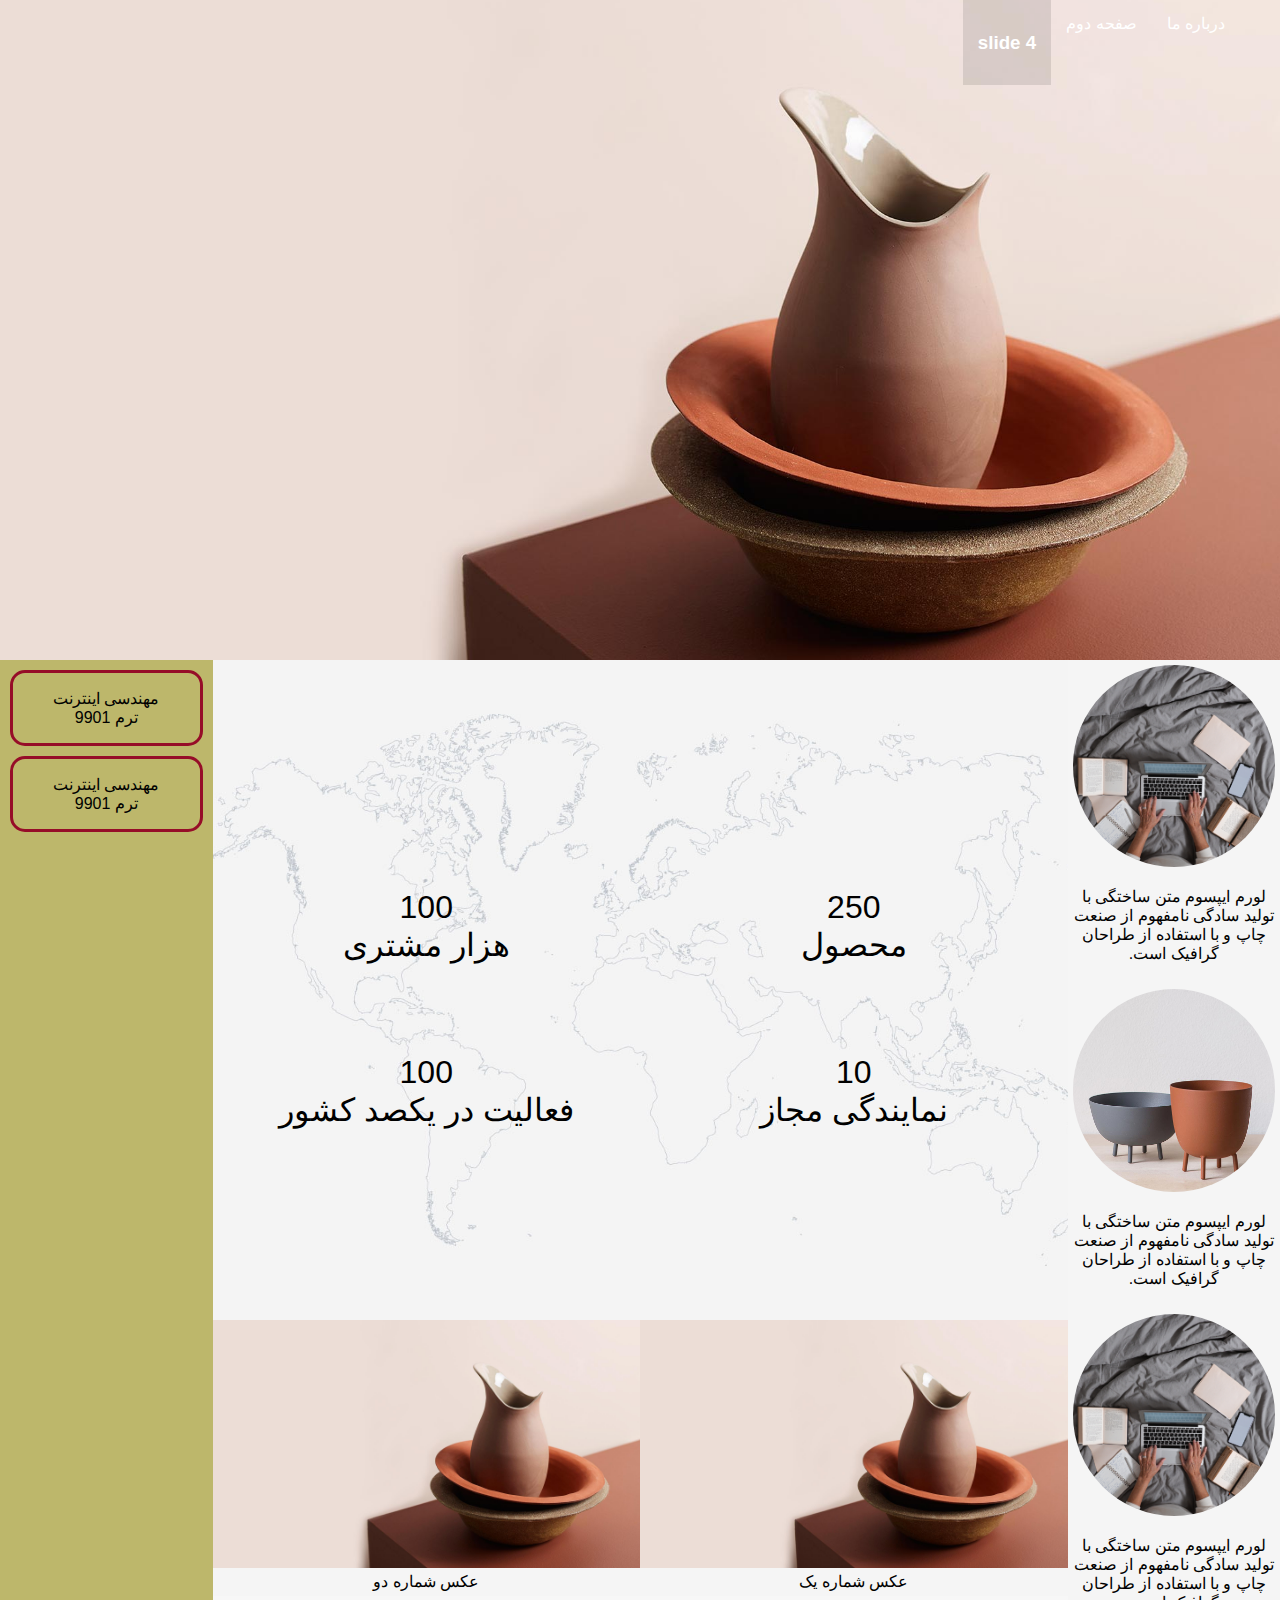
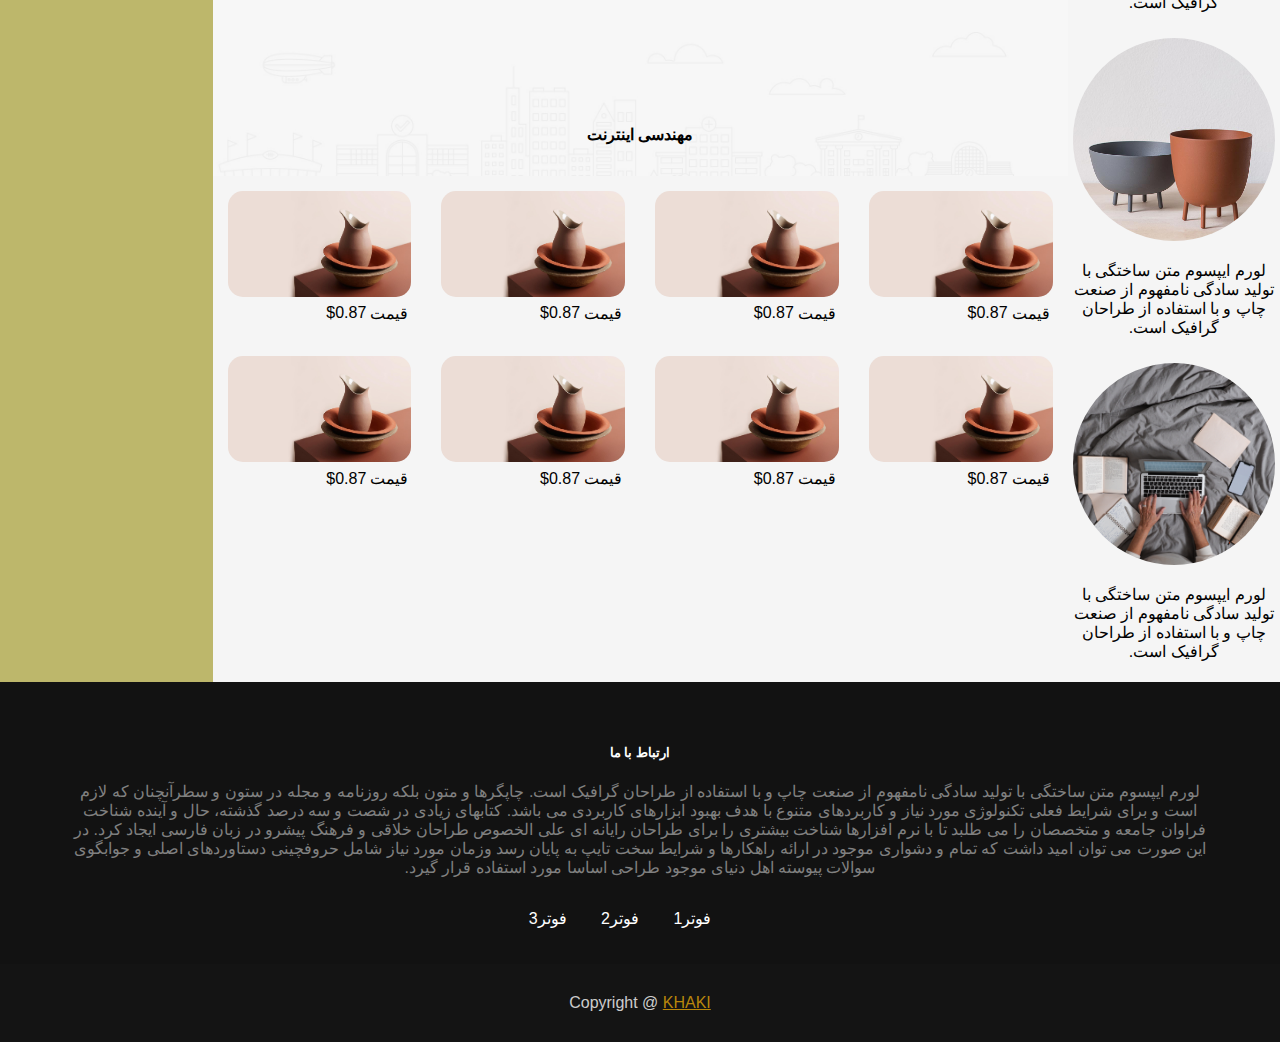
<file: index.html>
<!doctype html>
<html>
<head>
<meta charset="utf-8">
<title>محمد خاکی</title>
<meta name="viewport" content="width=device-width, initial-scale=1, shrink-to-fit=no">	
<link rel="stylesheet" href="https://use.fontawesome.com/releases/v5.7.2/css/all.css" integrity="sha384-fnmOCqbTlWIlj8LyTjo7mOUStjsKC4pOpQbqyi7RrhN7udi9RwhKkMHpvLbHG9Sr" crossorigin="anonymous">
<link href="https://fonts.googleapis.com/icon?family=Material+Icons" rel="stylesheet">	
	   
<link href="IE_customStyle.css" rel="stylesheet" type="text/css">	
</head>
<body> 
<main>	

    
<div class="background responsive-img background_img1">
<div class="titleBar_padding">	
<nav>
    <div class="nav-wrapper">
	 <ul class="awesome_edit awesome_beside_logo">

	    <li><a href="#"><span><i class="fab fa-instagram"></i></span></a></li>
		<li><a href="#"><span><i class="fab fa-linkedin-in"></i></span></a></li>
	    <li><a href="#"><span><i class="fas fa-shopping-cart"></i></span></a></li>  
     </ul>		
      <ul class="right">
        <li class="active"><a href="index.html" id="header-title">صفحه اصلی</a></li>
        <li><a href="page_two.html">صفحه دوم</a></li>
		<li><a href="page_three-aboutus.html">درباره ما</a></li>  
      </ul>
    </div>
</nav>
</div>
</div>
<div class="grid g-2-10-2">
<div>
    <div class="card py_1">
      <div class="card-image">
        <img src="images/homepage/side picture1.jpg" class="responsive-img radius_around">
      </div>
      <div class="card-content">
        <p>لورم ایپسوم متن ساختگی با تولید سادگی نامفهوم از صنعت چاپ و با استفاده از طراحان گرافیک است.</p>
      </div>
    </div>
    <div class="card py_1">
      <div class="card-image">
        <img src="images/homepage/side picture2.jpg" class="responsive-img radius_around">
      </div>
      <div class="card-content">
        <p>لورم ایپسوم متن ساختگی با تولید سادگی نامفهوم از صنعت چاپ و با استفاده از طراحان گرافیک است.</p>
      </div>
    </div>
    <div class="card py_1">
      <div class="card-image">
        <img src="images/homepage/side picture1.jpg" class="responsive-img radius_around">
      </div>
      <div class="card-content">
        <p>لورم ایپسوم متن ساختگی با تولید سادگی نامفهوم از صنعت چاپ و با استفاده از طراحان گرافیک است.</p>
      </div>
    </div>
    <div class="card py_1">
      <div class="card-image">
        <img src="images/homepage/side picture2.jpg" class="responsive-img radius_around">
      </div>
      <div class="card-content">
        <p>لورم ایپسوم متن ساختگی با تولید سادگی نامفهوم از صنعت چاپ و با استفاده از طراحان گرافیک است.</p>
      </div>
    </div>
    <div class="card py_1">
      <div class="card-image">
        <img src="images/homepage/side picture1.jpg" class="responsive-img radius_around">
      </div>
      <div class="card-content">
        <p>لورم ایپسوم متن ساختگی با تولید سادگی نامفهوم از صنعت چاپ و با استفاده از طراحان گرافیک است.</p>
      </div>
    </div>  
</div>
<div> 

    
<div class="background responsive-img background_img2">
<div class="grid g-6-6 backElement">
    <div>
    250 <br> محصول
    </div>
    <div>
    100 <br> هزار مشتری
    </div>
    <div>
    10 <br> نمایندگی مجاز
    </div>
    <div>
    100 <br> فعالیت در یکصد کشور
    </div>    
</div>
</div> 

    
<div class="grid g-6-6">    
<div>
  <div>
    <div class="card">
      <div class="card-image radius_around15">
        <img src="images/homepage/s8.jpg" class="responsive-img">
        <span class="card-title">عکس شماره یک</span>
      </div>
    </div>
  </div>
</div>
<div>
  <div>
    <div class="card">
      <div class="card-image radius_around15">
        <img src="images/homepage/img1.jpg" class="responsive-img">
        <span class="card-title">عکس شماره دو</span>
      </div>
    </div>
  </div>
</div>   
</div>    

    
<div class="grid-12-0 blog_location margin-t_5">
<div>
<div class="background responsive-img background_img3">   
    <h4 class="center_in_center absolute top65">مهندسی اینترنت</h4>
</div>
</div>
<div class="grid g-3-3-3-3">    
<div class="py_3"> 
<table class="striped">
<img src="images/homepage/s1.jpg" class="responsive-img">    
  <tbody>
    <tr>
      <td>قیمت</td>
      <td>$0.87</td>
    </tr>
  </tbody>
</table>    
</div>
<div class="py_3"> 
<table class="striped">
<img src="images/homepage/s2.jpg" class="responsive-img">    
  <tbody>
    <tr>
      <td>قیمت</td>
      <td>$0.87</td>
    </tr>
  </tbody>
</table>    
</div>
<div class="py_3"> 
<table class="striped">
<img src="images/homepage/s3.jpg" class="responsive-img">    
  <tbody>
    <tr>
      <td>قیمت</td>
      <td>$0.87</td>
    </tr>
  </tbody>
</table>    
</div>
<div class="py_3"> 
<table class="striped">
<img src="images/homepage/s4.jpg" class="responsive-img">    
  <tbody>
    <tr>
      <td>قیمت</td>
      <td>$0.87</td>
    </tr>
  </tbody>
</table>    
</div>
<div class="py_3"> 
<table class="striped">
<img src="images/homepage/s5.jpg" class="responsive-img">    
  <tbody>
    <tr>
      <td>قیمت</td>
      <td>$0.87</td>
    </tr>
  </tbody>
</table>    
</div>
<div class="py_3"> 
<table class="striped">
<img src="images/homepage/s7.jpg" class="responsive-img">    
  <tbody>
    <tr>
      <td>قیمت</td>
      <td>$0.87</td>
    </tr>
  </tbody>
</table>    
</div>
<div class="py_3"> 
<table class="striped">
<img src="images/homepage/s7.jpg" class="responsive-img">    
  <tbody>
    <tr>
      <td>قیمت</td>
      <td>$0.87</td>
    </tr>
  </tbody>
</table>    
</div>
<div class="py_3"> 
<table class="striped">
<img src="images/homepage/s8.jpg" class="responsive-img">    
  <tbody>
    <tr>
      <td>قیمت</td>
      <td>$0.87</td>
    </tr>
  </tbody>
</table>    
</div>
</div>    
</div>      
</div>
<div class="back_color_sidebar">
   <div class="card-content radius_around15 border_content margin_2">
     <p>مهندسی اینترنت <br> ترم 9901</p>
   </div>
    <div class="card-content radius_around15 border_content margin_2">
     <p>مهندسی اینترنت <br> ترم 9901</p>
   </div> 
</div>    
</div>    
</main>
<!--///////////////////////////////////////////////////// Footer //////////////////////////////////////////////////-->
<footer class="page-footer">
  <div class="container">
    <div class="grid g-12-0">    
      <div>
        <h5 class="white-text">ارتباط با ما</h5>
        <p class="grey-text">لورم ایپسوم متن ساختگی با تولید سادگی نامفهوم از صنعت چاپ و با استفاده از طراحان گرافیک است. چاپگرها و متون بلکه روزنامه و مجله در ستون و سطرآنچنان که لازم است و برای شرایط فعلی تکنولوژی مورد نیاز و کاربردهای متنوع با هدف بهبود ابزارهای کاربردی می باشد. کتابهای زیادی در شصت و سه درصد گذشته، حال و آینده شناخت فراوان جامعه و متخصصان را می طلبد تا با نرم افزارها شناخت بیشتری را برای طراحان رایانه ای علی الخصوص طراحان خلاقی و فرهنگ پیشرو در زبان فارسی ایجاد کرد. در این صورت می توان امید داشت که تمام و دشواری موجود در ارائه راهکارها و شرایط سخت تایپ به پایان رسد وزمان مورد نیاز شامل حروفچینی دستاوردهای اصلی و جوابگوی سوالات پیوسته اهل دنیای موجود طراحی اساسا مورد استفاده قرار گیرد.
</p>
      </div>        
    </div>
    <div class="grid g-12-0">
        <ul class="horizontal_list center">
          <li><a class="white-text" href="#!">فوتر1</a></li>
          <li><a class="white-text" href="#!">فوتر2</a></li>
          <li><a class="white-text" href="#!">فوتر3</a></li> 
        </ul>  
    </div>  
  </div> 
  <div class="footer-copyright center">
    <div class="container">
    Copyright @ <a href="#" style="color: darkgoldenrod">KHAKI</a>
    </div>
   </div>
</footer>


<script>
//commit 2
console.log(document.getElementById('header-title'));
var headerTitle = document.getElementById('header-title');
var header = document.getElementById('main-header');
console.log(headerTitle);
headerTitle.textContent = 'Hello';
headerTitle.innerText = 'Goodbye';
console.log(headerTitle.innerText);
headerTitle.innerHTML = '<h3>slide 4</h3>';
header.style.borderBottom = 'solid 3px #000';    
</script>    
</body>
</html>
</file>
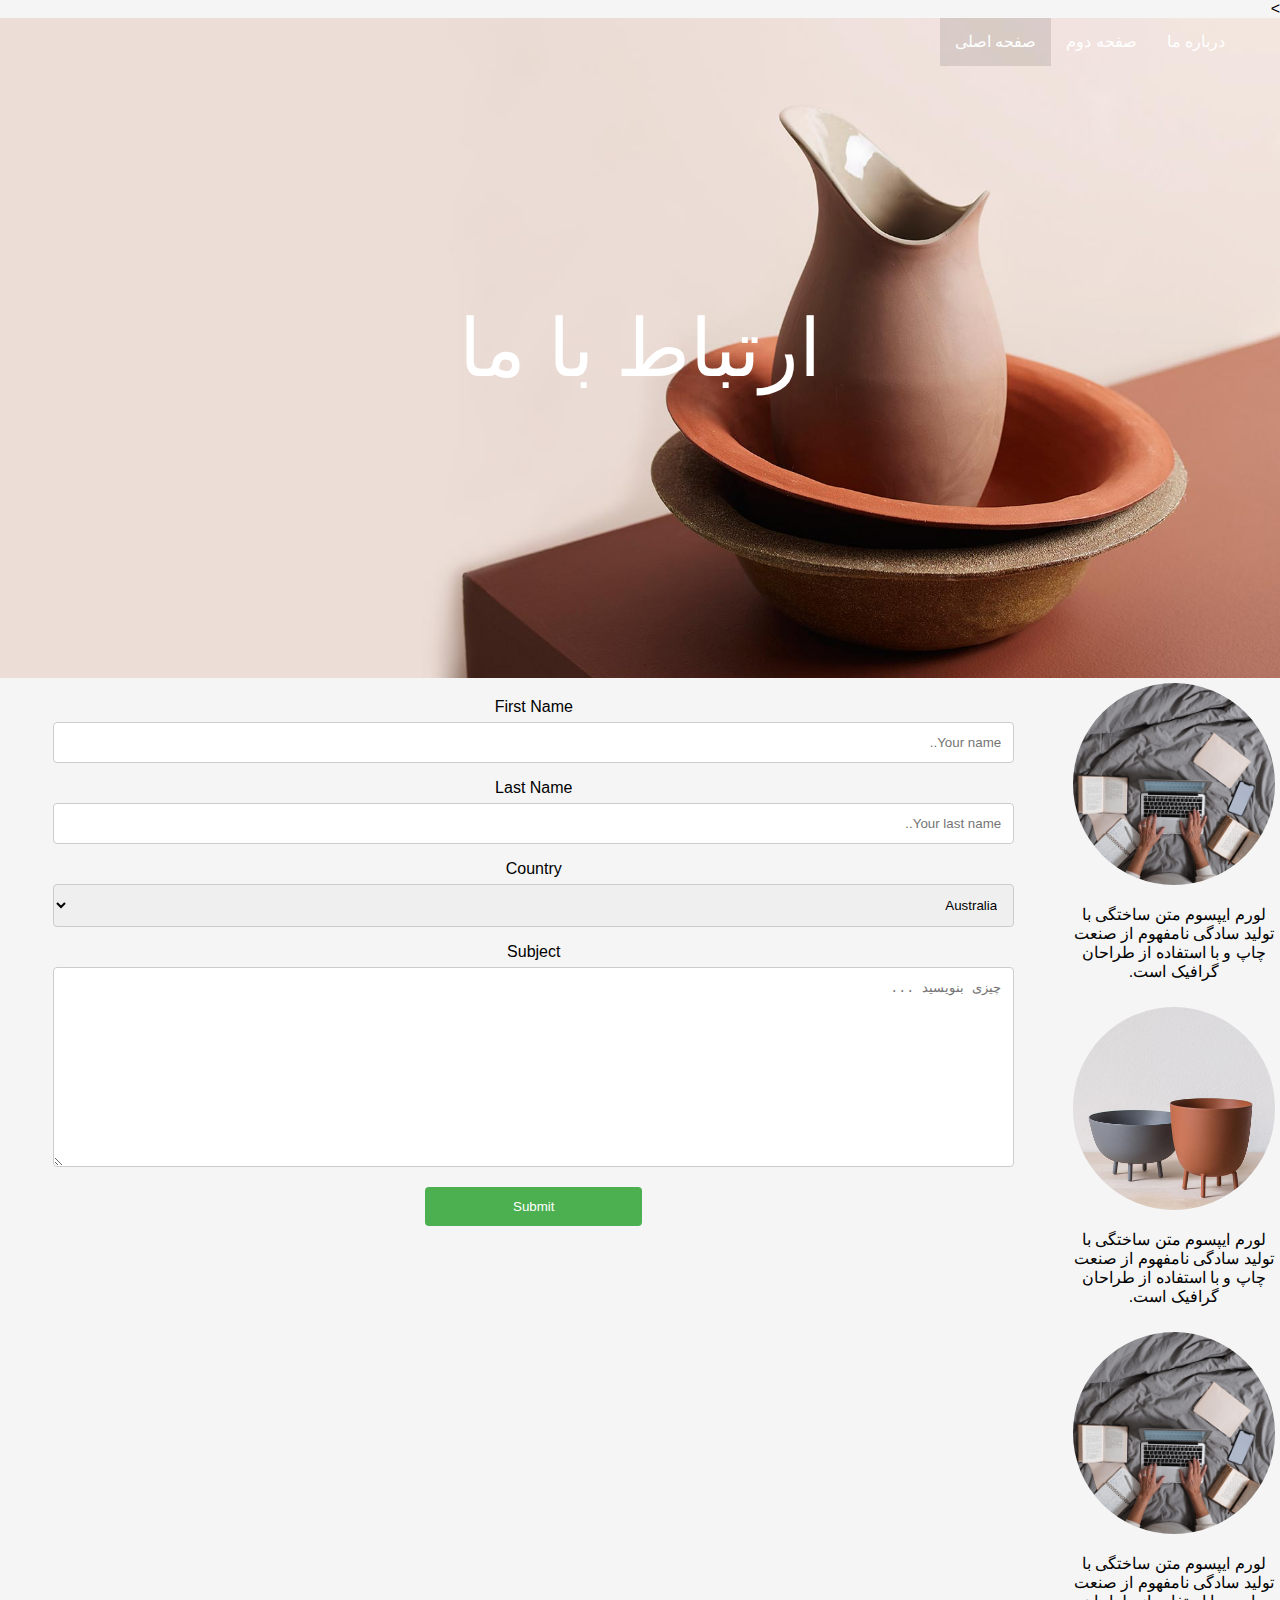
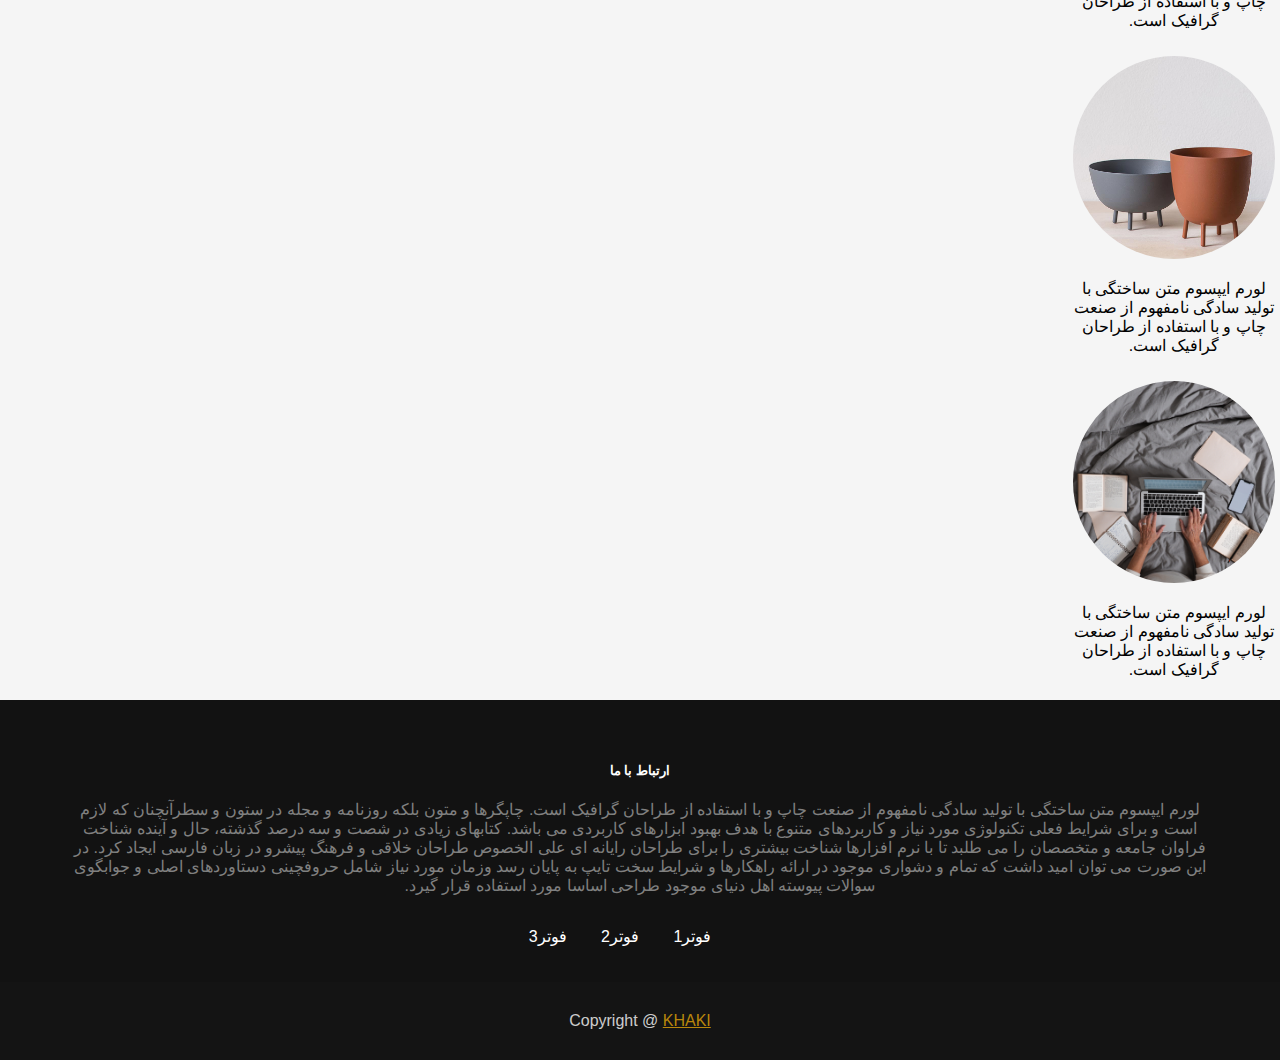
<file: page_three-aboutus.html>
<!doctype html>
<html>
<head>
<meta charset="utf-8">
<title>محمد خاکی</title>
<meta name="viewport" content="width=device-width, initial-scale=1, shrink-to-fit=no">	
<link rel="stylesheet" href="https://use.fontawesome.com/releases/v5.7.2/css/all.css" integrity="sha384-fnmOCqbTlWIlj8LyTjo7mOUStjsKC4pOpQbqyi7RrhN7udi9RwhKkMHpvLbHG9Sr" crossorigin="anonymous">
<link href="https://fonts.googleapis.com/icon?family=Material+Icons" rel="stylesheet">	
	   
<link href="IE_customStyle.css" rel="stylesheet" type="text/css">	
</head>
<body> 
<main>	
>
<div class="background responsive-img background_img1 relative">
<div class="titleBar_padding">	
<nav>
    <div class="nav-wrapper">
	 <ul class="awesome_edit awesome_beside_logo">

	    <li><a href="#"><span><i class="fab fa-instagram"></i></span></a></li>
		<li><a href="#"><span><i class="fab fa-linkedin-in"></i></span></a></li>
	    <li><a href="#"><span><i class="fas fa-shopping-cart"></i></span></a></li>  
     </ul>		
      <ul class="right">
        <li class="active"><a href="index.html">صفحه اصلی</a></li>
        <li><a href="page_two.html">صفحه دوم</a></li>
		<li><a href="page_three-aboutus.html">درباره ما</a></li>  
      </ul>
    </div>
</nav>
</div>
<span class="center_in_center absolute white-text second_page">ارتباط با ما</span>    
</div>
<div class="grid g-2-10">
<div>
    <div class="card py_1">
      <div class="card-image">
        <img src="images/homepage/side picture1.jpg" class="responsive-img radius_around">
      </div>
      <div class="card-content">
        <p>لورم ایپسوم متن ساختگی با تولید سادگی نامفهوم از صنعت چاپ و با استفاده از طراحان گرافیک است.</p>
      </div>
    </div>
    <div class="card py_1">
      <div class="card-image">
        <img src="images/homepage/side picture2.jpg" class="responsive-img radius_around">
      </div>
      <div class="card-content">
        <p>لورم ایپسوم متن ساختگی با تولید سادگی نامفهوم از صنعت چاپ و با استفاده از طراحان گرافیک است.</p>
      </div>
    </div>
    <div class="card py_1">
      <div class="card-image">
        <img src="images/homepage/side picture1.jpg" class="responsive-img radius_around">
      </div>
      <div class="card-content">
        <p>لورم ایپسوم متن ساختگی با تولید سادگی نامفهوم از صنعت چاپ و با استفاده از طراحان گرافیک است.</p>
      </div>
    </div>
    <div class="card py_1">
      <div class="card-image">
        <img src="images/homepage/side picture2.jpg" class="responsive-img radius_around">
      </div>
      <div class="card-content">
        <p>لورم ایپسوم متن ساختگی با تولید سادگی نامفهوم از صنعت چاپ و با استفاده از طراحان گرافیک است.</p>
      </div>
    </div>
    <div class="card py_1">
      <div class="card-image">
        <img src="images/homepage/side picture1.jpg" class="responsive-img radius_around">
      </div>
      <div class="card-content">
        <p>لورم ایپسوم متن ساختگی با تولید سادگی نامفهوم از صنعت چاپ و با استفاده از طراحان گرافیک است.</p>
      </div>
    </div>  
</div>
    
<div>
<div >  
 
<div class="container">
  <form>
    <label for="fname">First Name</label>
    <input type="text" id="fname" name="firstname" placeholder="Your name..">

    <label for="lname">Last Name</label>
    <input type="text" id="lname" name="lastname" placeholder="Your last name..">
    <label for="country">Country</label>
    <select id="country" name="country">
      <option value="australia">Australia</option>
      <option value="canada">Canada</option>
      <option value="usa">USA</option>
    </select>
    <label >Subject</label>
    <textarea id="subject" name="subject" placeholder="چیزی بنویسید ..." style="height:200px"></textarea>
    <input class="sub" value="Submit">
  </form>
</div>  
</div>  
</div>   
</div>    
</main>
<!--///////////////////////////////////////////////////// Footer //////////////////////////////////////////////////-->
<footer class="page-footer">
  <div class="container">
    <div class="grid g-12-0">    
      <div>
        <h5 class="white-text">ارتباط با ما</h5>
        <p class="grey-text">لورم ایپسوم متن ساختگی با تولید سادگی نامفهوم از صنعت چاپ و با استفاده از طراحان گرافیک است. چاپگرها و متون بلکه روزنامه و مجله در ستون و سطرآنچنان که لازم است و برای شرایط فعلی تکنولوژی مورد نیاز و کاربردهای متنوع با هدف بهبود ابزارهای کاربردی می باشد. کتابهای زیادی در شصت و سه درصد گذشته، حال و آینده شناخت فراوان جامعه و متخصصان را می طلبد تا با نرم افزارها شناخت بیشتری را برای طراحان رایانه ای علی الخصوص طراحان خلاقی و فرهنگ پیشرو در زبان فارسی ایجاد کرد. در این صورت می توان امید داشت که تمام و دشواری موجود در ارائه راهکارها و شرایط سخت تایپ به پایان رسد وزمان مورد نیاز شامل حروفچینی دستاوردهای اصلی و جوابگوی سوالات پیوسته اهل دنیای موجود طراحی اساسا مورد استفاده قرار گیرد.
</p>
      </div>        
    </div>
    <div class="grid g-12-0">
        <ul class="horizontal_list center">
          <li><a class="white-text" href="#!">فوتر1</a></li>
          <li><a class="white-text" href="#!">فوتر2</a></li>
          <li><a class="white-text" href="#!">فوتر3</a></li> 
        </ul>  
    </div>  
  </div> 
  <div class="footer-copyright center">
    <div class="container">
    Copyright @ <a href="#" style="color: darkgoldenrod">KHAKI</a>
    </div>
  </div>
</footer>
<!--
/////////////////////////////////////////////////////////////////////////////////////////////////////////////
/////////////////////////////////////////////////////////////////////////////////////////////////////////////	
-->
</body>
</html>
</file>
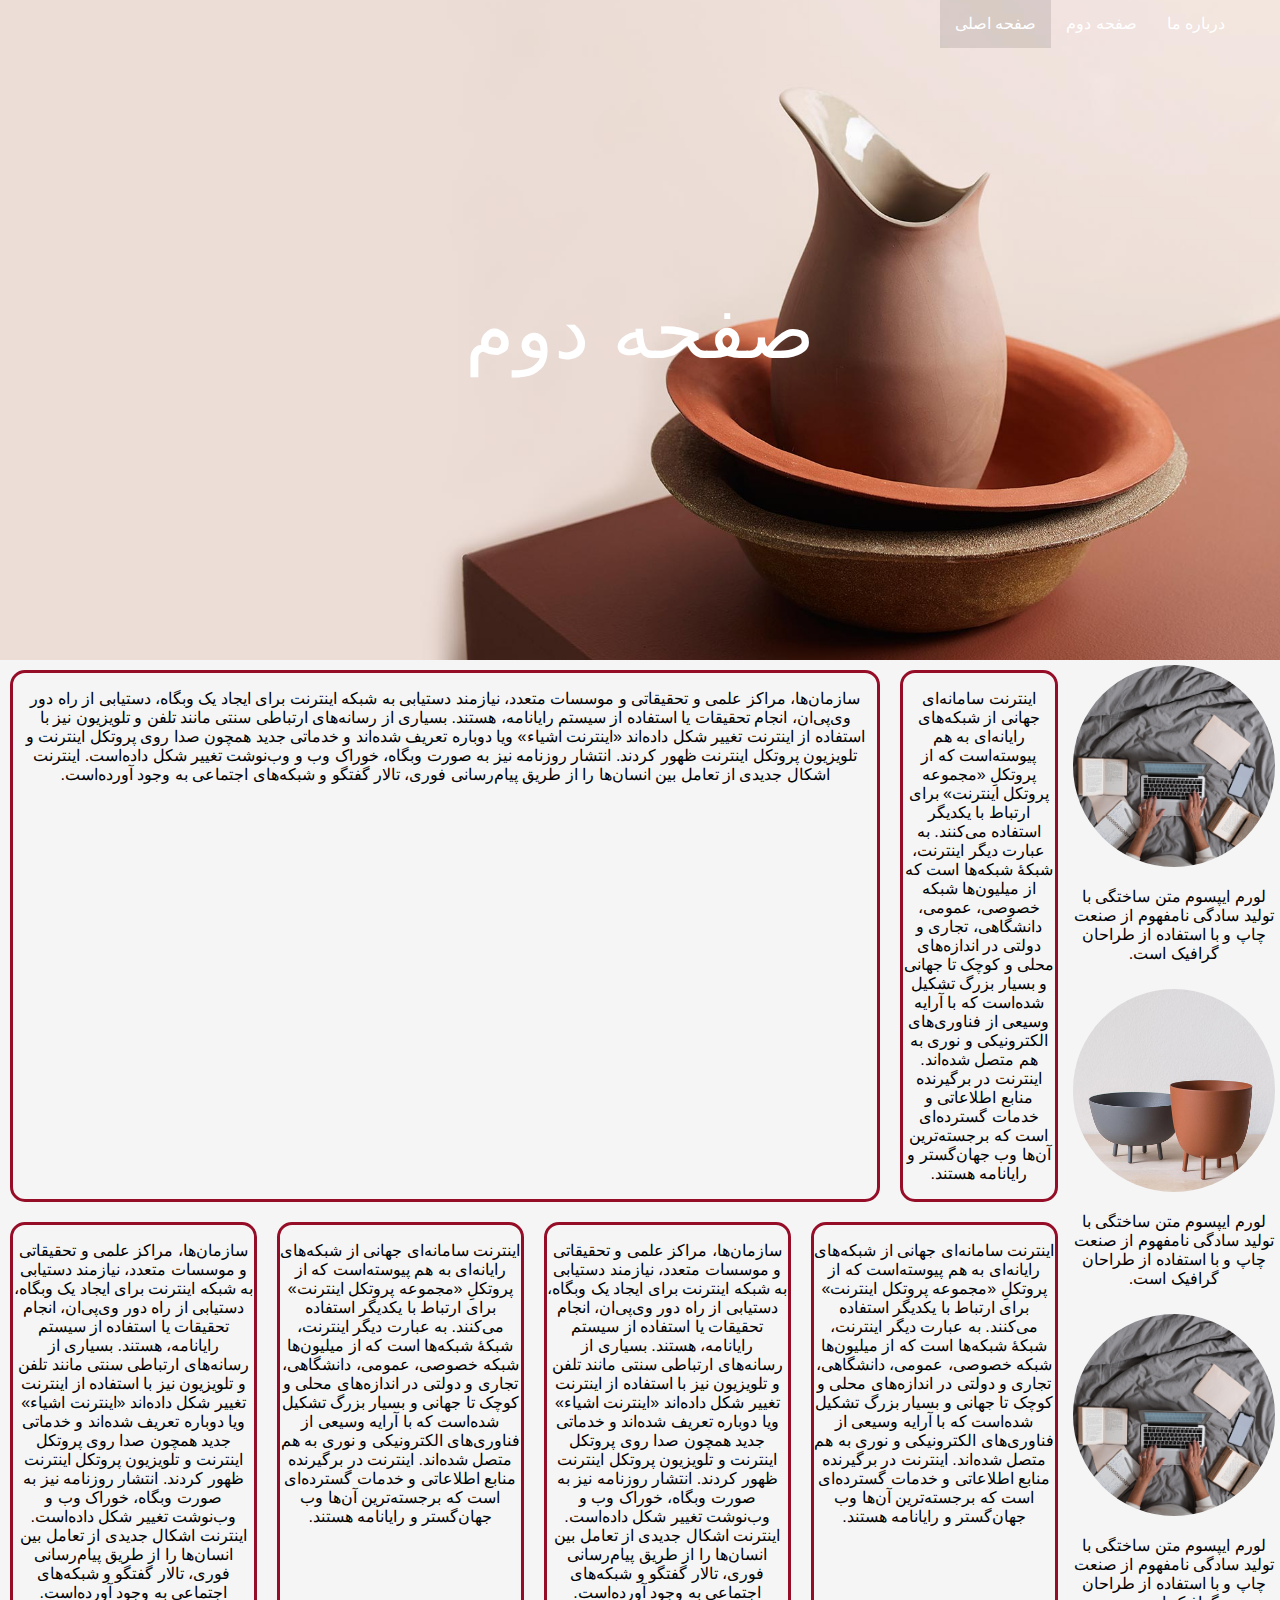
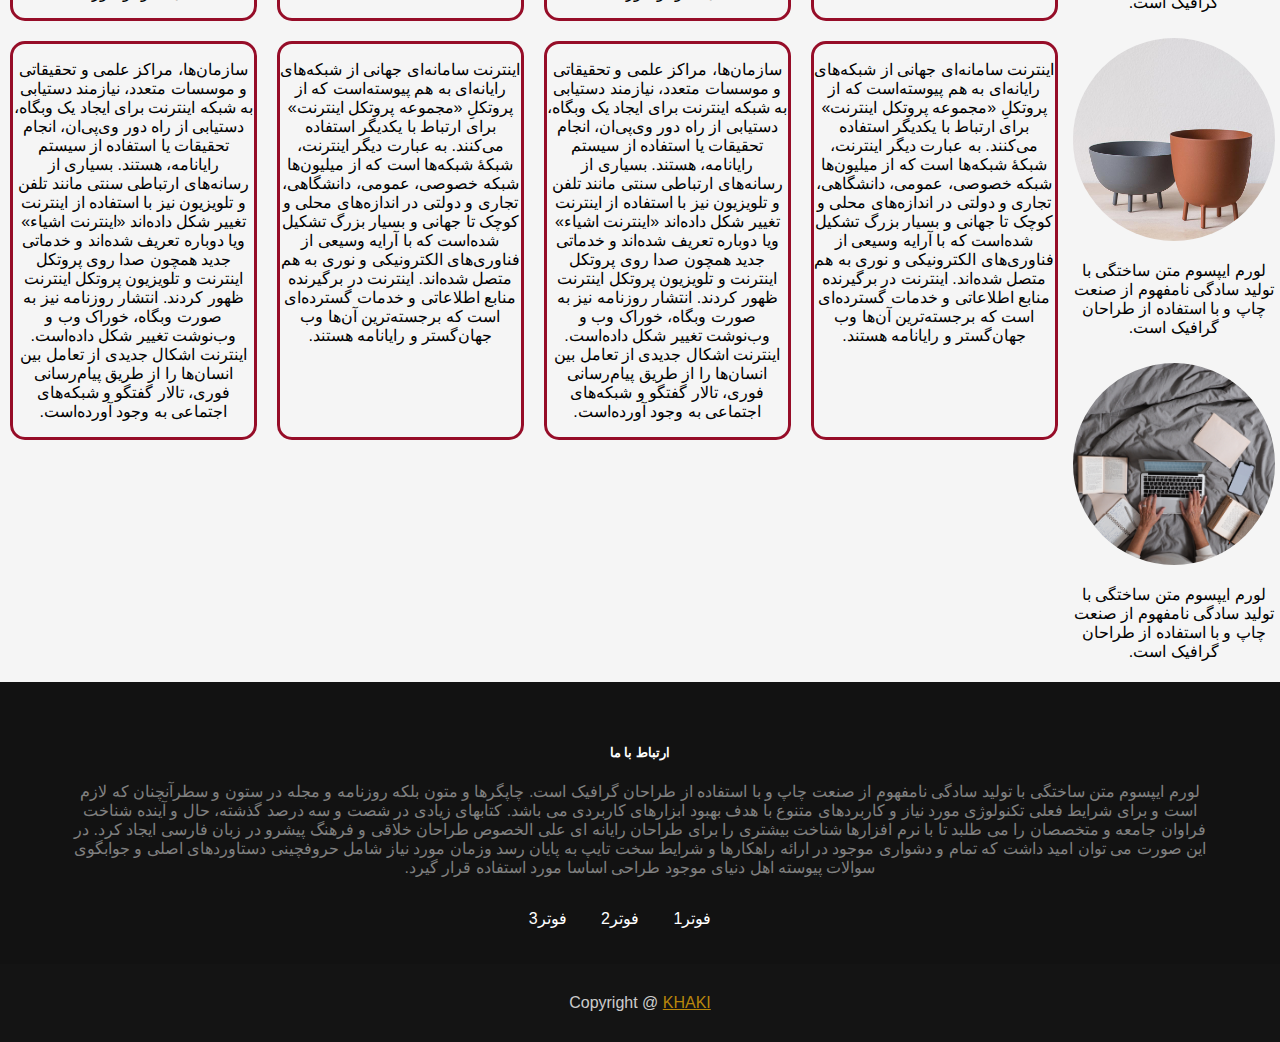
<file: page_two.html>
<!doctype html>
<html>
<head>
<meta charset="utf-8">
<title>محمد خاکی</title>
<meta name="viewport" content="width=device-width, initial-scale=1, shrink-to-fit=no">	
<link rel="stylesheet" href="https://use.fontawesome.com/releases/v5.7.2/css/all.css" integrity="sha384-fnmOCqbTlWIlj8LyTjo7mOUStjsKC4pOpQbqyi7RrhN7udi9RwhKkMHpvLbHG9Sr" crossorigin="anonymous">
<link href="https://fonts.googleapis.com/icon?family=Material+Icons" rel="stylesheet">	
	   
<link href="IE_customStyle.css" rel="stylesheet" type="text/css">	
</head>
<body> 
<main>	

<div class="background responsive-img background_img1 relative">
<div class="titleBar_padding">	
<nav>
    <div class="nav-wrapper">
	 <ul class="awesome_edit awesome_beside_logo">

	    <li><a href="#"><span><i class="fab fa-instagram"></i></span></a></li>
		<li><a href="#"><span><i class="fab fa-linkedin-in"></i></span></a></li>
	    <li><a href="#"><span><i class="fas fa-shopping-cart"></i></span></a></li>  
     </ul>		
      <ul class="right">
        <li class="active"><a href="index.html">صفحه اصلی</a></li>
        <li><a href="page_two.html">صفحه دوم</a></li>
		<li><a href="page_three-aboutus.html">درباره ما</a></li>  
      </ul>
    </div>
</nav>
</div>
<span class="center_in_center absolute white-text second_page">صفحه دوم</span>    
</div>
<div class="grid g-2-10">
<div>
    <div class="card py_1">
      <div class="card-image">
        <img src="images/homepage/side picture1.jpg" class="responsive-img radius_around">
      </div>
      <div class="card-content">
        <p>لورم ایپسوم متن ساختگی با تولید سادگی نامفهوم از صنعت چاپ و با استفاده از طراحان گرافیک است.</p>
      </div>
    </div>
    <div class="card py_1">
      <div class="card-image">
        <img src="images/homepage/side picture2.jpg" class="responsive-img radius_around">
      </div>
      <div class="card-content">
        <p>لورم ایپسوم متن ساختگی با تولید سادگی نامفهوم از صنعت چاپ و با استفاده از طراحان گرافیک است.</p>
      </div>
    </div>
    <div class="card py_1">
      <div class="card-image">
        <img src="images/homepage/side picture1.jpg" class="responsive-img radius_around">
      </div>
      <div class="card-content">
        <p>لورم ایپسوم متن ساختگی با تولید سادگی نامفهوم از صنعت چاپ و با استفاده از طراحان گرافیک است.</p>
      </div>
    </div>
    <div class="card py_1">
      <div class="card-image">
        <img src="images/homepage/side picture2.jpg" class="responsive-img radius_around">
      </div>
      <div class="card-content">
        <p>لورم ایپسوم متن ساختگی با تولید سادگی نامفهوم از صنعت چاپ و با استفاده از طراحان گرافیک است.</p>
      </div>
    </div>
    <div class="card py_1">
      <div class="card-image">
        <img src="images/homepage/side picture1.jpg" class="responsive-img radius_around">
      </div>
      <div class="card-content">
        <p>لورم ایپسوم متن ساختگی با تولید سادگی نامفهوم از صنعت چاپ و با استفاده از طراحان گرافیک است.</p>
      </div>
    </div>  
</div>
    
<div>
<div class="grid g-2-10">   
   <div class="card-content radius_around15 border_content margin_2">
     <p>اینترنت سامانه‌ای جهانی از شبکه‌های رایانه‌ای به هم پیوسته‌است که از پروتکلِ «مجموعه پروتکل اینترنت» برای ارتباط با یکدیگر استفاده می‌کنند. به عبارت دیگر اینترنت، شبکهٔ شبکه‌ها است که از میلیون‌ها شبکه خصوصی، عمومی، دانشگاهی، تجاری و دولتی در اندازه‌های محلی و کوچک تا جهانی و بسیار بزرگ تشکیل شده‌است که با آرایه وسیعی از فناوری‌های الکترونیکی و نوری به هم متصل شده‌اند. اینترنت در برگیرنده منابع اطلاعاتی و خدمات گسترده‌ای است که برجسته‌ترین آن‌ها وب جهان‌گستر و رایانامه هستند.</p>
   </div>
    <div class="card-content radius_around15 border_content margin_2">
     <p>سازمان‌ها، مراکز علمی و تحقیقاتی و موسسات متعدد، نیازمند دستیابی به شبکه اینترنت برای ایجاد یک وبگاه، دستیابی از راه دور وی‌پی‌ان، انجام تحقیقات یا استفاده از سیستم رایانامه، هستند. بسیاری از رسانه‌های ارتباطی سنتی مانند تلفن و تلویزیون نیز با استفاده از اینترنت تغییر شکل داده‌اند «اینترنت اشیاء» ویا دوباره تعریف شده‌اند و خدماتی جدید همچون صدا روی پروتکل اینترنت و تلویزیون پروتکل اینترنت ظهور کردند. انتشار روزنامه نیز به صورت وبگاه، خوراک وب و وب‌نوشت تغییر شکل داده‌است. اینترنت اشکال جدیدی از تعامل بین انسان‌ها را از طریق پیام‌رسانی فوری، تالار گفتگو و شبکه‌های اجتماعی به وجود آورده‌است.</p>
   </div>
</div>
<div class="grid g-3-3-3-3">   
   <div class="card-content radius_around15 border_content margin_2">
     <p>اینترنت سامانه‌ای جهانی از شبکه‌های رایانه‌ای به هم پیوسته‌است که از پروتکلِ «مجموعه پروتکل اینترنت» برای ارتباط با یکدیگر استفاده می‌کنند. به عبارت دیگر اینترنت، شبکهٔ شبکه‌ها است که از میلیون‌ها شبکه خصوصی، عمومی، دانشگاهی، تجاری و دولتی در اندازه‌های محلی و کوچک تا جهانی و بسیار بزرگ تشکیل شده‌است که با آرایه وسیعی از فناوری‌های الکترونیکی و نوری به هم متصل شده‌اند. اینترنت در برگیرنده منابع اطلاعاتی و خدمات گسترده‌ای است که برجسته‌ترین آن‌ها وب جهان‌گستر و رایانامه هستند.</p>
   </div>
    <div class="card-content radius_around15 border_content margin_2">
     <p>سازمان‌ها، مراکز علمی و تحقیقاتی و موسسات متعدد، نیازمند دستیابی به شبکه اینترنت برای ایجاد یک وبگاه، دستیابی از راه دور وی‌پی‌ان، انجام تحقیقات یا استفاده از سیستم رایانامه، هستند. بسیاری از رسانه‌های ارتباطی سنتی مانند تلفن و تلویزیون نیز با استفاده از اینترنت تغییر شکل داده‌اند «اینترنت اشیاء» ویا دوباره تعریف شده‌اند و خدماتی جدید همچون صدا روی پروتکل اینترنت و تلویزیون پروتکل اینترنت ظهور کردند. انتشار روزنامه نیز به صورت وبگاه، خوراک وب و وب‌نوشت تغییر شکل داده‌است. اینترنت اشکال جدیدی از تعامل بین انسان‌ها را از طریق پیام‌رسانی فوری، تالار گفتگو و شبکه‌های اجتماعی به وجود آورده‌است.</p>
   </div>
    <div class="card-content radius_around15 border_content margin_2">
     <p>اینترنت سامانه‌ای جهانی از شبکه‌های رایانه‌ای به هم پیوسته‌است که از پروتکلِ «مجموعه پروتکل اینترنت» برای ارتباط با یکدیگر استفاده می‌کنند. به عبارت دیگر اینترنت، شبکهٔ شبکه‌ها است که از میلیون‌ها شبکه خصوصی، عمومی، دانشگاهی، تجاری و دولتی در اندازه‌های محلی و کوچک تا جهانی و بسیار بزرگ تشکیل شده‌است که با آرایه وسیعی از فناوری‌های الکترونیکی و نوری به هم متصل شده‌اند. اینترنت در برگیرنده منابع اطلاعاتی و خدمات گسترده‌ای است که برجسته‌ترین آن‌ها وب جهان‌گستر و رایانامه هستند.</p>
   </div>
    <div class="card-content radius_around15 border_content margin_2">
     <p>سازمان‌ها، مراکز علمی و تحقیقاتی و موسسات متعدد، نیازمند دستیابی به شبکه اینترنت برای ایجاد یک وبگاه، دستیابی از راه دور وی‌پی‌ان، انجام تحقیقات یا استفاده از سیستم رایانامه، هستند. بسیاری از رسانه‌های ارتباطی سنتی مانند تلفن و تلویزیون نیز با استفاده از اینترنت تغییر شکل داده‌اند «اینترنت اشیاء» ویا دوباره تعریف شده‌اند و خدماتی جدید همچون صدا روی پروتکل اینترنت و تلویزیون پروتکل اینترنت ظهور کردند. انتشار روزنامه نیز به صورت وبگاه، خوراک وب و وب‌نوشت تغییر شکل داده‌است. اینترنت اشکال جدیدی از تعامل بین انسان‌ها را از طریق پیام‌رسانی فوری، تالار گفتگو و شبکه‌های اجتماعی به وجود آورده‌است.</p>
   </div>
    <div class="card-content radius_around15 border_content margin_2">
     <p>اینترنت سامانه‌ای جهانی از شبکه‌های رایانه‌ای به هم پیوسته‌است که از پروتکلِ «مجموعه پروتکل اینترنت» برای ارتباط با یکدیگر استفاده می‌کنند. به عبارت دیگر اینترنت، شبکهٔ شبکه‌ها است که از میلیون‌ها شبکه خصوصی، عمومی، دانشگاهی، تجاری و دولتی در اندازه‌های محلی و کوچک تا جهانی و بسیار بزرگ تشکیل شده‌است که با آرایه وسیعی از فناوری‌های الکترونیکی و نوری به هم متصل شده‌اند. اینترنت در برگیرنده منابع اطلاعاتی و خدمات گسترده‌ای است که برجسته‌ترین آن‌ها وب جهان‌گستر و رایانامه هستند.</p>
   </div>
    <div class="card-content radius_around15 border_content margin_2">
     <p>سازمان‌ها، مراکز علمی و تحقیقاتی و موسسات متعدد، نیازمند دستیابی به شبکه اینترنت برای ایجاد یک وبگاه، دستیابی از راه دور وی‌پی‌ان، انجام تحقیقات یا استفاده از سیستم رایانامه، هستند. بسیاری از رسانه‌های ارتباطی سنتی مانند تلفن و تلویزیون نیز با استفاده از اینترنت تغییر شکل داده‌اند «اینترنت اشیاء» ویا دوباره تعریف شده‌اند و خدماتی جدید همچون صدا روی پروتکل اینترنت و تلویزیون پروتکل اینترنت ظهور کردند. انتشار روزنامه نیز به صورت وبگاه، خوراک وب و وب‌نوشت تغییر شکل داده‌است. اینترنت اشکال جدیدی از تعامل بین انسان‌ها را از طریق پیام‌رسانی فوری، تالار گفتگو و شبکه‌های اجتماعی به وجود آورده‌است.</p>
   </div>
    <div class="card-content radius_around15 border_content margin_2">
     <p>اینترنت سامانه‌ای جهانی از شبکه‌های رایانه‌ای به هم پیوسته‌است که از پروتکلِ «مجموعه پروتکل اینترنت» برای ارتباط با یکدیگر استفاده می‌کنند. به عبارت دیگر اینترنت، شبکهٔ شبکه‌ها است که از میلیون‌ها شبکه خصوصی، عمومی، دانشگاهی، تجاری و دولتی در اندازه‌های محلی و کوچک تا جهانی و بسیار بزرگ تشکیل شده‌است که با آرایه وسیعی از فناوری‌های الکترونیکی و نوری به هم متصل شده‌اند. اینترنت در برگیرنده منابع اطلاعاتی و خدمات گسترده‌ای است که برجسته‌ترین آن‌ها وب جهان‌گستر و رایانامه هستند.</p>
   </div>
    <div class="card-content radius_around15 border_content margin_2">
     <p>سازمان‌ها، مراکز علمی و تحقیقاتی و موسسات متعدد، نیازمند دستیابی به شبکه اینترنت برای ایجاد یک وبگاه، دستیابی از راه دور وی‌پی‌ان، انجام تحقیقات یا استفاده از سیستم رایانامه، هستند. بسیاری از رسانه‌های ارتباطی سنتی مانند تلفن و تلویزیون نیز با استفاده از اینترنت تغییر شکل داده‌اند «اینترنت اشیاء» ویا دوباره تعریف شده‌اند و خدماتی جدید همچون صدا روی پروتکل اینترنت و تلویزیون پروتکل اینترنت ظهور کردند. انتشار روزنامه نیز به صورت وبگاه، خوراک وب و وب‌نوشت تغییر شکل داده‌است. اینترنت اشکال جدیدی از تعامل بین انسان‌ها را از طریق پیام‌رسانی فوری، تالار گفتگو و شبکه‌های اجتماعی به وجود آورده‌است.</p>
   </div>
</div>

    
</div> 
    
</div>    
</main>
<!--///////////////////////////////////////////////////// Footer //////////////////////////////////////////////////-->
<footer class="page-footer">
  <div class="container">
    <div class="grid g-12-0">    
      <div>
        <h5 class="white-text">ارتباط با ما</h5>
        <p class="grey-text">لورم ایپسوم متن ساختگی با تولید سادگی نامفهوم از صنعت چاپ و با استفاده از طراحان گرافیک است. چاپگرها و متون بلکه روزنامه و مجله در ستون و سطرآنچنان که لازم است و برای شرایط فعلی تکنولوژی مورد نیاز و کاربردهای متنوع با هدف بهبود ابزارهای کاربردی می باشد. کتابهای زیادی در شصت و سه درصد گذشته، حال و آینده شناخت فراوان جامعه و متخصصان را می طلبد تا با نرم افزارها شناخت بیشتری را برای طراحان رایانه ای علی الخصوص طراحان خلاقی و فرهنگ پیشرو در زبان فارسی ایجاد کرد. در این صورت می توان امید داشت که تمام و دشواری موجود در ارائه راهکارها و شرایط سخت تایپ به پایان رسد وزمان مورد نیاز شامل حروفچینی دستاوردهای اصلی و جوابگوی سوالات پیوسته اهل دنیای موجود طراحی اساسا مورد استفاده قرار گیرد.
</p>
      </div>        
    </div>
    <div class="grid g-12-0">
        <ul class="horizontal_list center">
          <li><a class="white-text" href="#!">فوتر1</a></li>
          <li><a class="white-text" href="#!">فوتر2</a></li>
          <li><a class="white-text" href="#!">فوتر3</a></li> 
        </ul>  
    </div>  
  </div> 
  <div class="footer-copyright center">
    <div class="container">
    Copyright @ <a href="#" style="color: darkgoldenrod">KHAKI</a>
    </div>
  </div>
</footer>
<!--
/////////////////////////////////////////////////////////////////////////////////////////////////////////////
/////////////////////////////////////////////////////////////////////////////////////////////////////////////	
-->
</body>
</html>
</file>
<file: IE_customStyle.css>
/*
- cardReservationTab
- background image
- footer
--- awesome	icon edit
- flex-box
- center Item
- gradiant_color
- element Location
- horizontal_list
- padding
- margin
- @media
*/
body{font-family:sans-serif;font-size: 16px;margin: 0px!important;background-color: hsla(0,0%,96%,1.00);}
/*grid*/
.grid {
  display: grid;
  text-align: center;
}
.g-2-10-2{
    grid-template-columns: 16.6% 66.8% 16.6%;
}
.g-2-10{
    grid-template-columns: 16.6% 83.4%;
}
.g-6-6 {
  grid-template-columns: 50% 50%; 
}
.g-12-0{
    grid-template-columns: 100% 0;
}
.g-3-3-3-3{
    grid-template-columns: 25% 25% 25% 25%;
}
.g-4-8{
    grid-template-columns: 33.3% 66.7%;
}
/*////////////////////////////////////////*/
.responsive-img {
  max-width: 100%;
  height: auto; 
}
nav {
  color: #fff;
  background-color: #121212;
  width: 100%;
  height: 56px;
  line-height: 56px; 
}
nav.nav-extended {
  height: auto; 
}
  nav.nav-extended .nav-wrapper {
    min-height: 56px;
    height: auto; 
}
  nav.nav-extended .nav-content {
    position: relative;
    line-height: normal; 
}
nav a {
  color: #fff; 
}
nav .nav-wrapper {
  position: relative;
  height: 100%; 
}
  nav a.button-collapse {
    display: none; 
}
nav, .nav-wrapper i {
  height: 48px !important;
  line-height: 48px !important; 
}
table.striped > tbody > tr > td {
border-radius: 0; 
}
.right{
    float: right;
}
nav ul {
  margin: 0; 
}
nav ul li {
  transition: background-color .3s;
  float: left;
  padding: 0; 
  list-style-type: none;
}
nav ul li.active {
  background-color: rgba(0, 0, 0, 0.1); 
}
nav ul a {
  transition: background-color .3s;
  font-size: 1rem;
  color: #fff;
  display: block;
  padding: 0 15px;
  cursor: pointer; 
  text-decoration: none;
}
/*form contact us*/
/* Style inputs with type="text", select elements and textareas */
input[type=text], select, textarea {
  width: 100%;
  padding: 12px; 
  border: 1px solid #ccc;
  border-radius: 4px;
  box-sizing: border-box; 
  margin-top: 6px;
  margin-bottom: 16px; 
  resize: vertical
}

.sub{
  background-color: #4CAF50;
  color: white;
  padding: 12px 20px;
  border: none;
  border-radius: 4px;
  cursor: pointer;
  text-align: center;
}
.sub:hover {
  background-color: #45a049;
}
.container {
  border-radius: 5px;
  padding: 20px;
}
/*///////////////////////////////////*/
.page-footer {
  padding-top: 20px;
  color: #fff;
  background-color: #121212; 
}
.page-footer .footer-copyright {
  overflow: hidden;
  min-height: 50px;
  display: flex;
  align-items: center;
  padding: 10px 0px;
  color: rgba(255, 255, 255, 0.8);
  background-color: rgba(51, 51, 51, 0.08); 
}
.container {
  margin: 0 auto;
  max-width: 1280px;
  width: 90%; 
}
.white-text{
    color: white;
}
.grey-text{
    color: gray;
}
footer ul a{
    text-decoration: none;
}
/*cardReservationTab*/
.cardTab {
  position: absolute;
  display: flex;
  transform: translate(-50%, 0);
  border-radius: 15px;
  box-shadow: 1px 1px 15px 0px;
  -webkit-box-shadow: 1px 1px 15px 0px;
  z-index: 997; }
  .cardTab > div {
    padding: 0; }
    .cardTab > div img {
      height: 100%;
      max-height: 100%;
      width: 100%;
}
.cardTabContent {
  color: black;
  height: 100%; 
}
.card {
  box-shadow: 0 0px 0px 0 rgba(0, 0, 0, 0.14), 0 0px 0px 0 rgba(0, 0, 0, 0.12), 0 0px 0px 0px rgba(0, 0, 0, 0.2);
    background-color: hsla(0,0%,96%,1.00);
}
.card-title{
    left: auto!important;
    right: 0;
}
/*background image*/
.background {
  z-index: 1108;
  background-repeat: no-repeat;
  background-size: cover;
  background-position: center center;
  width: 100%;
  opacity: 1;
  position: relative; 
}
nav ul li:active a {
  color: #960d28 !important; 
}
nav ul li a {
  color: white !important; 
}
nav ul li a:hover {
  color: #960d28 !important; 
}
ul.title_padding_item li {
  padding: 35px; 
}
/*awesome icon edit*/
ul.awesome_edit li a {
  padding-left: 5px;
  padding-right: 5px; 
}
  ul.awesome_edit li a span i {
    font-size: 18px; 
}
ul.awesome_beside_logo {
  position: absolute;
  left: 50px;    
}
.titleBar_padding {
  padding: 0 !important; 
}
nav {
    background-color: transparent;
}
.backElement {
    margin-bottom: auto;
    padding-top: 184px;
    z-index: 1108;
}
.backElement div{
    text-align: center;
    font-size: 2rem;
    flex-basis: 50%;
    padding: 45px;
}
.blog_location div img{
    border-radius: 15px;
}
/*center Item*/
.center_in_center{
    transform: translate(-50%,-50%);
    left: 50%;
    top: 50%;
}
/*horizontal_list*/
ul.horizontal_list li{
    display: inline;
    padding: 15px;
}
ul.horizontal_list li a:hover{
    color:#960d28!important; 
}
.second_page{
    font-size: 5rem;
}
/*gradiant_color*/
.gradiant_color{
    color: linear-gradient(black, #960d28);
}
.background_img1{
    background-image: url("images/homepage/slider-image-1.jpg");
    z-index: 996;
    height: 660px;
}
.background_img2{
    background-image: url("images/general/background-elements.jpg");
    z-index: 996;
    height: 660px;
}
.background_img3{
    background-image: url("images/general/background-blog.jpg");
    height: 180px;
    position: relative;
}
.back_color_sidebar{
    background-color: cadetblue;
}
.border_content{
    border: solid #960d28;
}
.radius_around{
    border-radius: 50%;
}
.radius_around15{
    border-radius: 15px;
}
.center{
    text-align: center;
}
.relative{
    position: relative;
}
.absolute{
    position: absolute;
}
/*direction*/
main, footer{direction: rtl}
/*padding*/
.py_1{
    padding: 5px;
}
.py_2{
    padding: 10px;
}
.py_3{
    padding: 15px;
}
.py_4{
    padding: 30px;
}
.py_5{
    padding: 45px;
}
/*margin*/
.margin_1{
    margin: 5px;
}
.margin_2{
    margin: 10px;
}
.margin_3{
    margin: 15px;
}
.margin_4{
    margin: 30px;
}
.margin_5{
    margin: 45px;
}
.margin-t_5{
    margin-top: 5px;
}
.top65{
    top: 65%;
}

/*/////////////////////////////////////////////	*/
/*@media*/
@media (min-width: 768px) {
    .back_color_sidebar{
        background-color:darkkhaki;
    }  
}
@media (max-width: 768px) {
  /*extra small and sm*/
  .fixed_top_sm_lower {
    z-index: 2000;
    position: fixed;
    top: 0;
    right: 0;
    left: 0; }

  ul.title_padding_item li {
    padding: 5px 0; }

  .bg-baseTransparent {
    background-color: whitesmoke !important; }

  a.bg-baseTransparent:hover, a.bg-baseTransparent:focus,
  button.bg-baseTransparent:hover,
  button.bg-baseTransparent:focus {
    background-color: #b5b5b5 !important; }

  .titleBar_padding {
    padding-right: 15px;
    padding-left: 15px; } }
</file>
